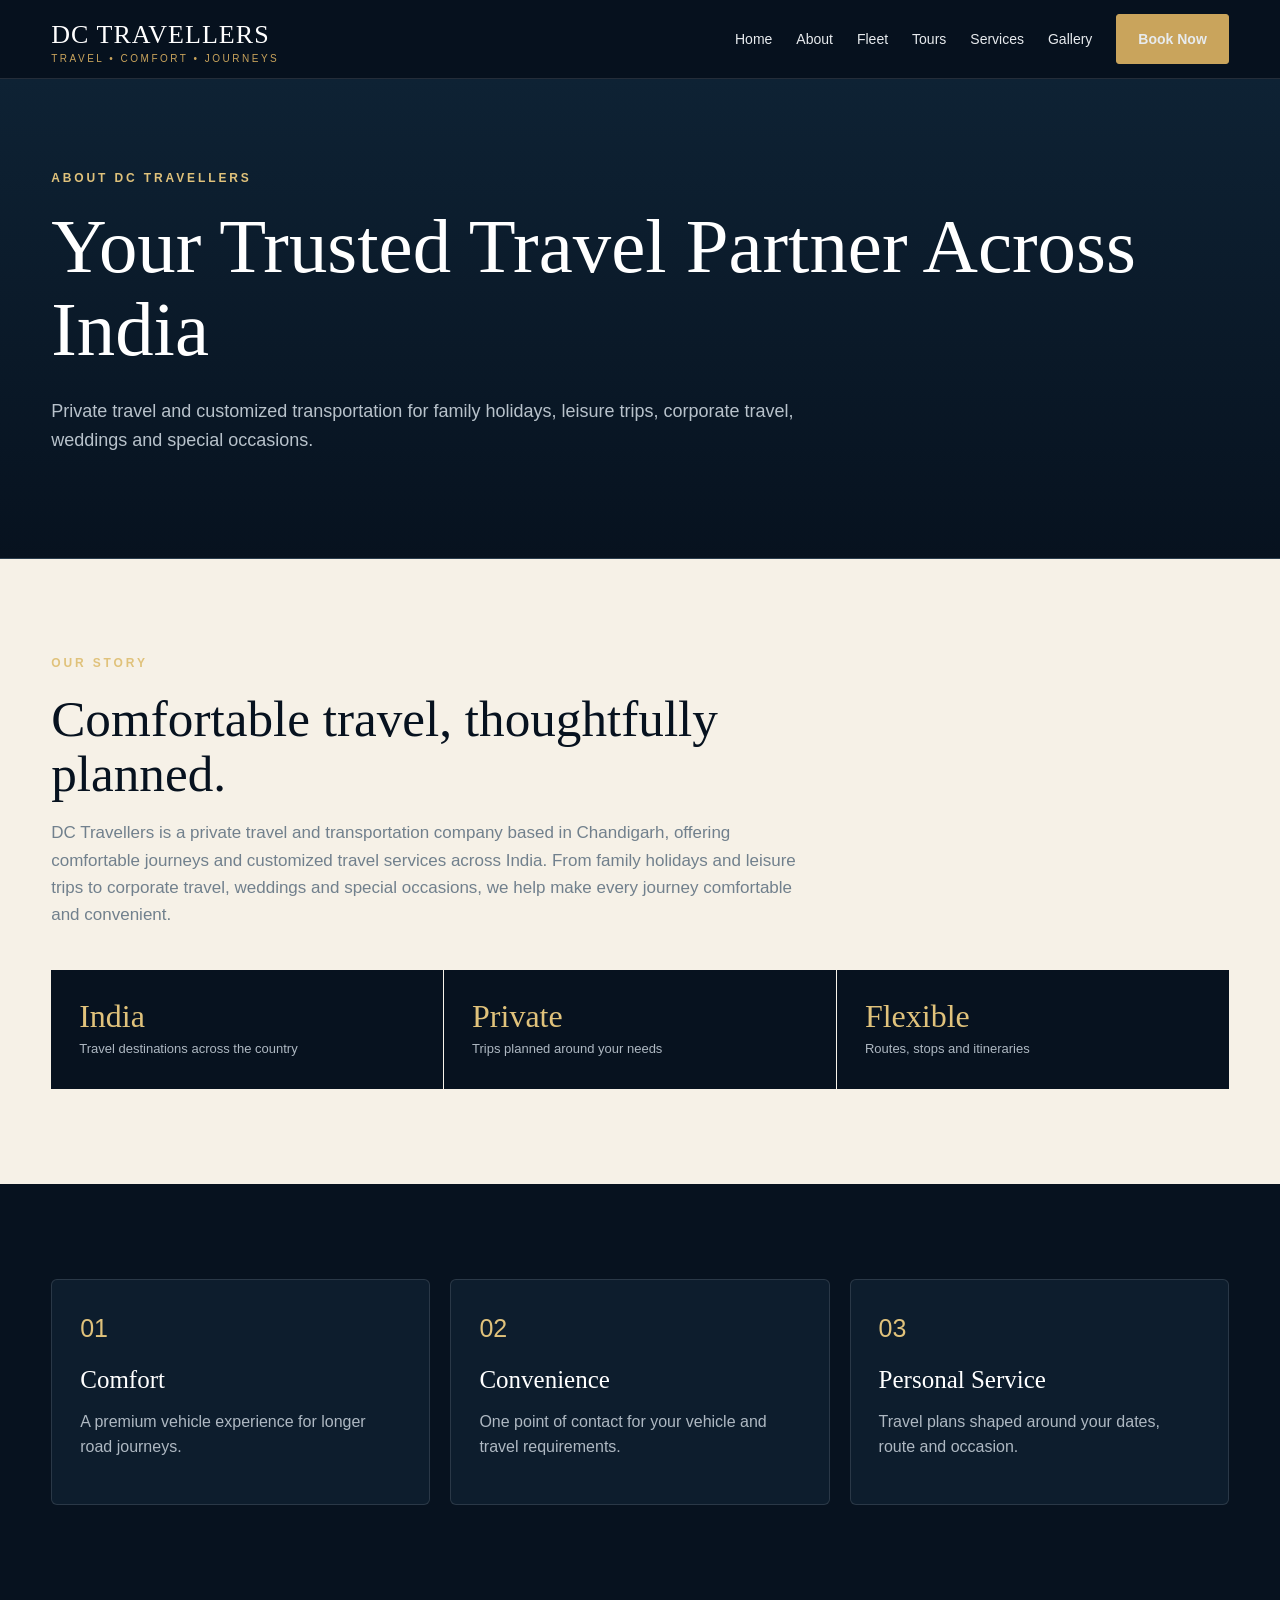
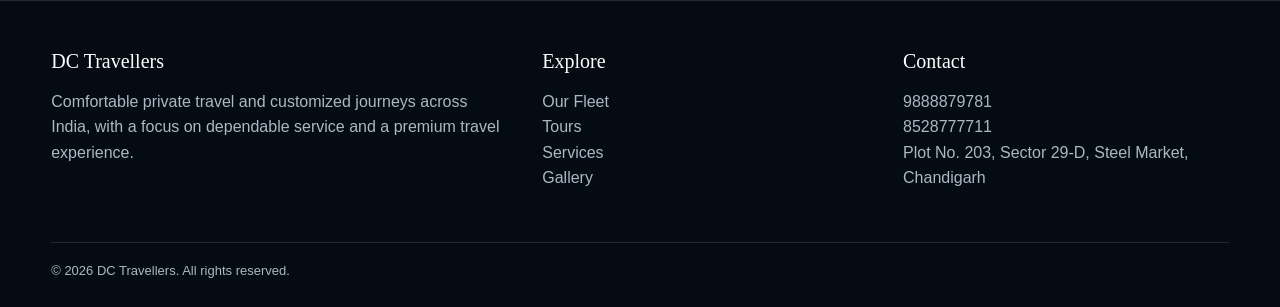
<file: about.html>
<!doctype html><html lang="en"><head>
<meta charset="utf-8"><meta name="viewport" content="width=device-width,initial-scale=1">
<title>About DC Travellers | Your Travel Partner Across India</title><meta name="description" content="DC Travellers is a private travel and transportation company based in Chandigarh, offering customized journeys across India.">
<meta name="theme-color" content="#07121f"><link rel="stylesheet" href="style.css">
<script type="application/ld+json">{"@context": "https://schema.org", "@type": "TravelAgency", "name": "DC Travellers", "url": "https://dctravellers.in", "telephone": "+91-9888879781", "address": {"@type": "PostalAddress", "streetAddress": "Plot No. 203, Sector 29-D, Steel Market", "addressLocality": "Chandigarh", "addressCountry": "IN"}}</script></head><body>

<header class="site-header"><div class="container nav">
<a class="logo" href="index.html">DC TRAVELLERS<span>TRAVEL • COMFORT • JOURNEYS</span></a>
<button class="menu-btn" aria-label="Menu">☰</button>
<nav class="nav-links">
<a href="index.html">Home</a><a href="about.html">About</a><a href="fleet.html">Fleet</a>
<a href="tours.html">Tours</a><a href="services.html">Services</a><a href="gallery.html">Gallery</a><a href="book.html" class="btn btn-primary">Book Now</a>
</nav></div></header>

<section class="page-hero"><div class="container"><div class="eyebrow">ABOUT DC TRAVELLERS</div><h1>Your Trusted Travel Partner Across India</h1><p>Private travel and customized transportation for family holidays, leisure trips, corporate travel, weddings and special occasions.</p></div></section>
<section class="section section-light"><div class="container"><div class="section-head"><div class="eyebrow">OUR STORY</div><h2>Comfortable travel, thoughtfully planned.</h2><p>DC Travellers is a private travel and transportation company based in Chandigarh, offering comfortable journeys and customized travel services across India. From family holidays and leisure trips to corporate travel, weddings and special occasions, we help make every journey comfortable and convenient.</p></div>
<div class="stats"><div class="stat"><strong>India</strong><span>Travel destinations across the country</span></div><div class="stat"><strong>Private</strong><span>Trips planned around your needs</span></div><div class="stat"><strong>Flexible</strong><span>Routes, stops and itineraries</span></div></div></div></section>
<section class="section"><div class="container"><div class="grid"><div class="card"><div class="icon">01</div><h3>Comfort</h3><p>A premium vehicle experience for longer road journeys.</p></div><div class="card"><div class="icon">02</div><h3>Convenience</h3><p>One point of contact for your vehicle and travel requirements.</p></div><div class="card"><div class="icon">03</div><h3>Personal Service</h3><p>Travel plans shaped around your dates, route and occasion.</p></div></div></div></section>

<footer class="footer"><div class="container">
<div class="footer-grid">
<div><h3>DC Travellers</h3><p>Comfortable private travel and customized journeys across India, with a focus on dependable service and a premium travel experience.</p></div>
<div><h3>Explore</h3><p><a href="fleet.html">Our Fleet</a><br><a href="tours.html">Tours</a><br><a href="services.html">Services</a><br><a href="gallery.html">Gallery</a></p></div>
<div><h3>Contact</h3><p><a href="tel:+919888879781">9888879781</a><br><a href="tel:+918528777711">8528777711</a><br>Plot No. 203, Sector 29-D, Steel Market, Chandigarh</p></div>
</div><div class="copyright">© 2026 DC Travellers. All rights reserved.</div>
</div></footer>
<div class="mobile-cta"><a href="tel:+919888879781">Call Now</a><a href="https://wa.me/919888879781">WhatsApp</a></div>
<script src="script.js"></script></body></html>
</file>
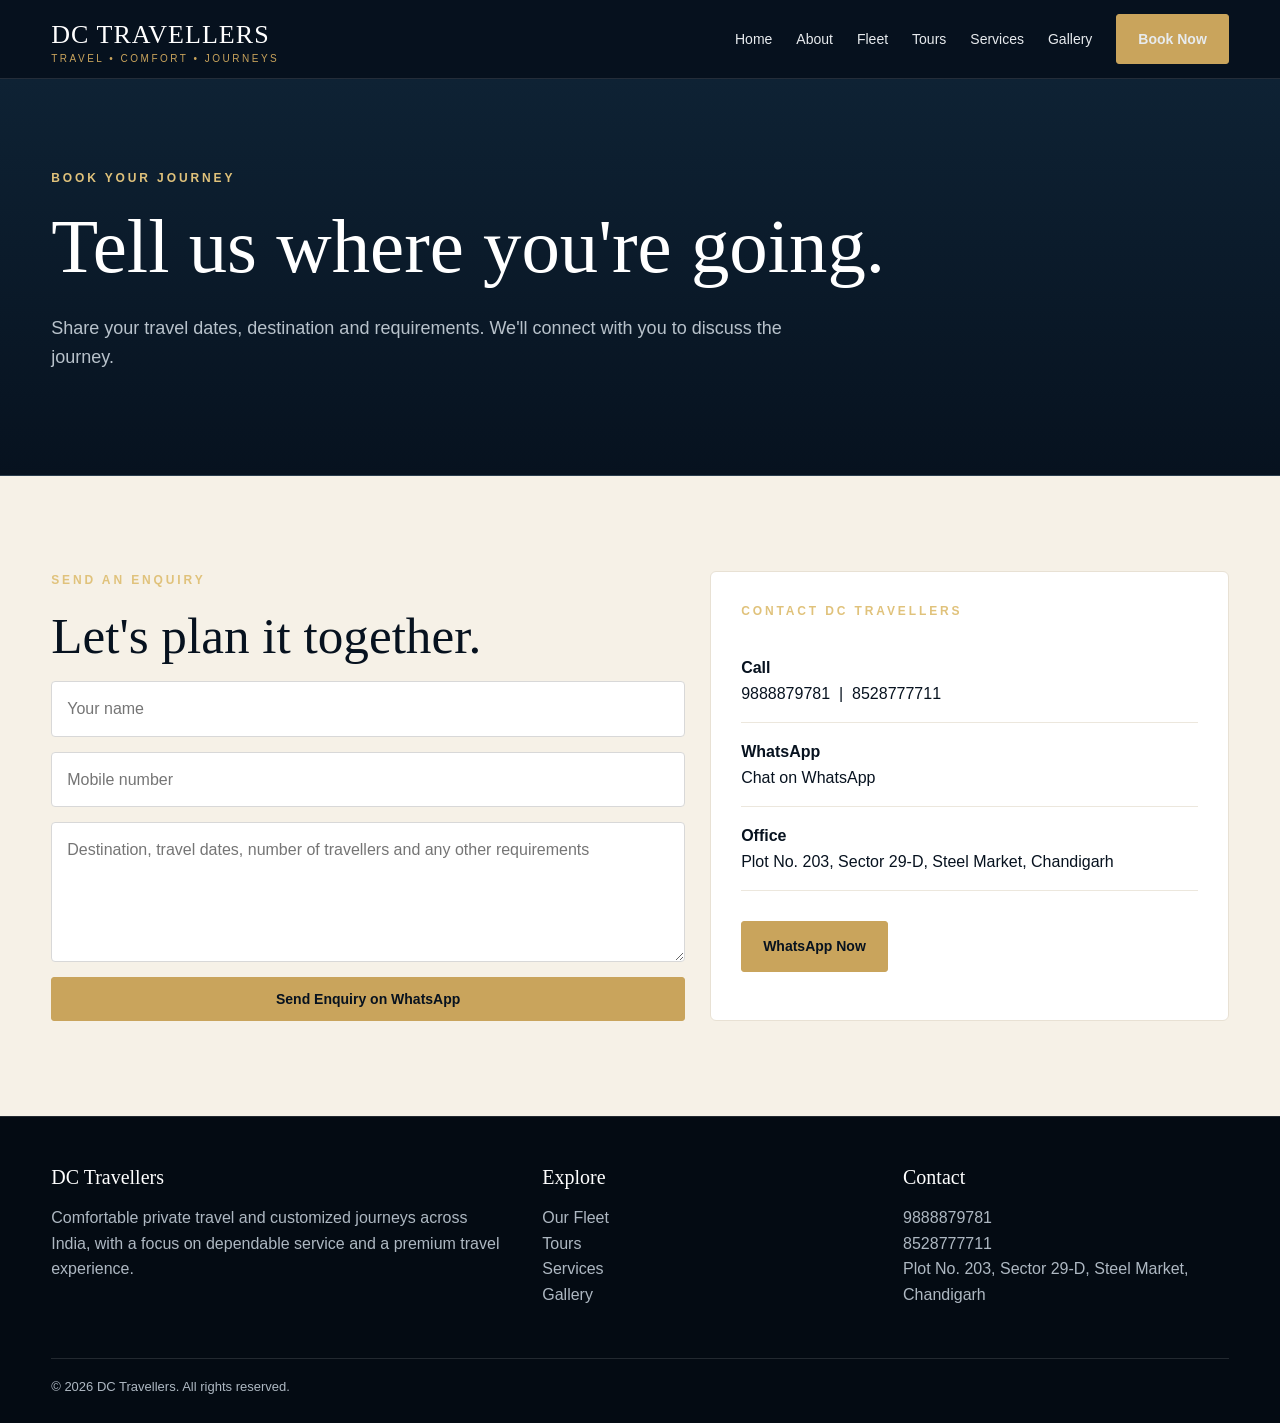
<file: book.html>
<!doctype html><html lang="en"><head>
<meta charset="utf-8"><meta name="viewport" content="width=device-width,initial-scale=1">
<title>Book Your Journey | DC Travellers</title><meta name="description" content="Contact DC Travellers for private travel, customized tours, corporate travel, weddings and airport transfers across India.">
<meta name="theme-color" content="#07121f"><link rel="stylesheet" href="style.css">
<script type="application/ld+json">{"@context": "https://schema.org", "@type": "TravelAgency", "name": "DC Travellers", "url": "https://dctravellers.in", "telephone": "+91-9888879781", "address": {"@type": "PostalAddress", "streetAddress": "Plot No. 203, Sector 29-D, Steel Market", "addressLocality": "Chandigarh", "addressCountry": "IN"}}</script></head><body>

<header class="site-header"><div class="container nav">
<a class="logo" href="index.html">DC TRAVELLERS<span>TRAVEL • COMFORT • JOURNEYS</span></a>
<button class="menu-btn" aria-label="Menu">☰</button>
<nav class="nav-links">
<a href="index.html">Home</a><a href="about.html">About</a><a href="fleet.html">Fleet</a>
<a href="tours.html">Tours</a><a href="services.html">Services</a><a href="gallery.html">Gallery</a><a href="book.html" class="btn btn-primary">Book Now</a>
</nav></div></header>

<section class="page-hero"><div class="container"><div class="eyebrow">BOOK YOUR JOURNEY</div><h1>Tell us where you're going.</h1><p>Share your travel dates, destination and requirements. We'll connect with you to discuss the journey.</p></div></section>
<section class="section section-light"><div class="container contact-grid">
<div><div class="eyebrow">SEND AN ENQUIRY</div><h2>Let's plan it together.</h2><form id="enquiryForm" class="form">
<input id="name" required placeholder="Your name"><input id="phone" required placeholder="Mobile number"><textarea id="details" required placeholder="Destination, travel dates, number of travellers and any other requirements"></textarea>
<button class="btn btn-primary" type="submit">Send Enquiry on WhatsApp</button></form></div>
<div class="contact-box"><div class="eyebrow">CONTACT DC TRAVELLERS</div>
<div class="contact-item"><strong>Call</strong><br><a href="tel:+919888879781">9888879781</a> &nbsp;|&nbsp; <a href="tel:+918528777711">8528777711</a></div>
<div class="contact-item"><strong>WhatsApp</strong><br><a href="https://wa.me/919888879781">Chat on WhatsApp</a></div>
<div class="contact-item"><strong>Office</strong><br>Plot No. 203, Sector 29-D, Steel Market, Chandigarh</div>
<div class="actions"><a class="btn btn-primary" href="https://wa.me/919888879781">WhatsApp Now</a></div>
</div></div></section>

<footer class="footer"><div class="container">
<div class="footer-grid">
<div><h3>DC Travellers</h3><p>Comfortable private travel and customized journeys across India, with a focus on dependable service and a premium travel experience.</p></div>
<div><h3>Explore</h3><p><a href="fleet.html">Our Fleet</a><br><a href="tours.html">Tours</a><br><a href="services.html">Services</a><br><a href="gallery.html">Gallery</a></p></div>
<div><h3>Contact</h3><p><a href="tel:+919888879781">9888879781</a><br><a href="tel:+918528777711">8528777711</a><br>Plot No. 203, Sector 29-D, Steel Market, Chandigarh</p></div>
</div><div class="copyright">© 2026 DC Travellers. All rights reserved.</div>
</div></footer>
<div class="mobile-cta"><a href="tel:+919888879781">Call Now</a><a href="https://wa.me/919888879781">WhatsApp</a></div>
<script src="script.js"></script></body></html>
</file>
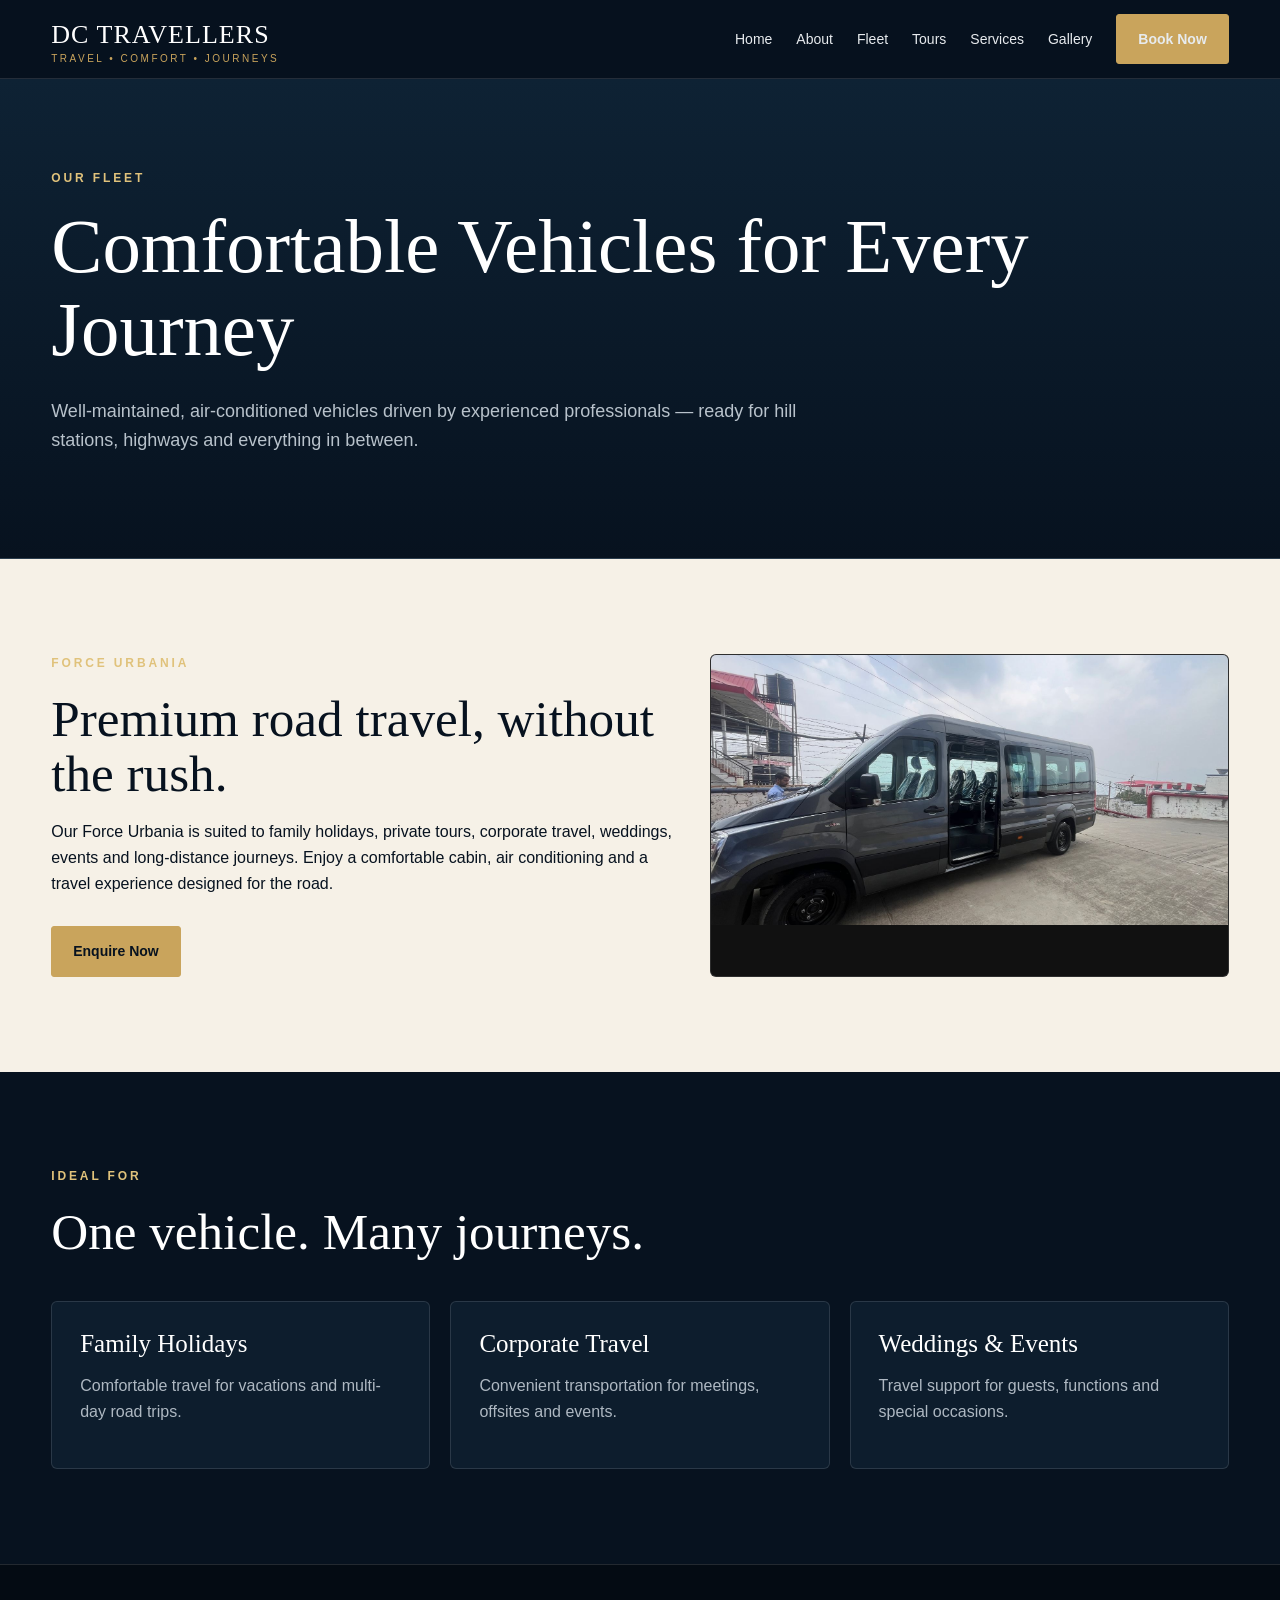
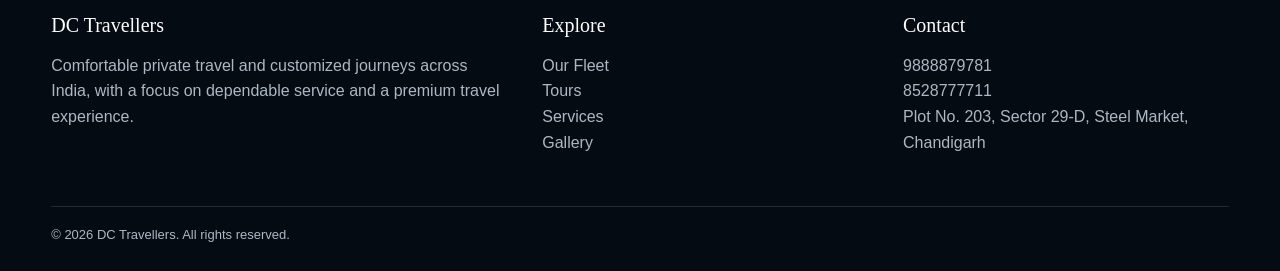
<file: fleet.html>
<!doctype html><html lang="en"><head>
<meta charset="utf-8"><meta name="viewport" content="width=device-width,initial-scale=1">
<title>Fleet | DC Travellers Force Urbania</title><meta name="description" content="Explore the premium Force Urbania travel experience offered by DC Travellers.">
<meta name="theme-color" content="#07121f"><link rel="stylesheet" href="style.css">
<script type="application/ld+json">{"@context": "https://schema.org", "@type": "TravelAgency", "name": "DC Travellers", "url": "https://dctravellers.in", "telephone": "+91-9888879781", "address": {"@type": "PostalAddress", "streetAddress": "Plot No. 203, Sector 29-D, Steel Market", "addressLocality": "Chandigarh", "addressCountry": "IN"}}</script></head><body>

<header class="site-header"><div class="container nav">
<a class="logo" href="index.html">DC TRAVELLERS<span>TRAVEL • COMFORT • JOURNEYS</span></a>
<button class="menu-btn" aria-label="Menu">☰</button>
<nav class="nav-links">
<a href="index.html">Home</a><a href="about.html">About</a><a href="fleet.html">Fleet</a>
<a href="tours.html">Tours</a><a href="services.html">Services</a><a href="gallery.html">Gallery</a><a href="book.html" class="btn btn-primary">Book Now</a>
</nav></div></header>

<section class="page-hero"><div class="container"><div class="eyebrow">OUR FLEET</div><h1>Comfortable Vehicles for Every Journey</h1><p>Well-maintained, air-conditioned vehicles driven by experienced professionals — ready for hill stations, highways and everything in between.</p></div></section>
<section class="section section-light"><div class="container"><div class="contact-grid"><div><div class="eyebrow">FORCE URBANIA</div><h2>Premium road travel, without the rush.</h2><p>Our Force Urbania is suited to family holidays, private tours, corporate travel, weddings, events and long-distance journeys. Enjoy a comfortable cabin, air conditioning and a travel experience designed for the road.</p><div class="actions"><a class="btn btn-primary" href="book.html">Enquire Now</a></div></div>
<div class="image-card"><img src="assets/urbania-side-dark.jpg" alt="DC Travellers Force Urbania"></div></div></div></section>
<section class="section"><div class="container"><div class="section-head"><div class="eyebrow">IDEAL FOR</div><h2>One vehicle. Many journeys.</h2></div><div class="grid">
<div class="card"><h3>Family Holidays</h3><p>Comfortable travel for vacations and multi-day road trips.</p></div><div class="card"><h3>Corporate Travel</h3><p>Convenient transportation for meetings, offsites and events.</p></div><div class="card"><h3>Weddings &amp; Events</h3><p>Travel support for guests, functions and special occasions.</p></div></div></div></section>

<footer class="footer"><div class="container">
<div class="footer-grid">
<div><h3>DC Travellers</h3><p>Comfortable private travel and customized journeys across India, with a focus on dependable service and a premium travel experience.</p></div>
<div><h3>Explore</h3><p><a href="fleet.html">Our Fleet</a><br><a href="tours.html">Tours</a><br><a href="services.html">Services</a><br><a href="gallery.html">Gallery</a></p></div>
<div><h3>Contact</h3><p><a href="tel:+919888879781">9888879781</a><br><a href="tel:+918528777711">8528777711</a><br>Plot No. 203, Sector 29-D, Steel Market, Chandigarh</p></div>
</div><div class="copyright">© 2026 DC Travellers. All rights reserved.</div>
</div></footer>
<div class="mobile-cta"><a href="tel:+919888879781">Call Now</a><a href="https://wa.me/919888879781">WhatsApp</a></div>
<script src="script.js"></script></body></html>
</file>
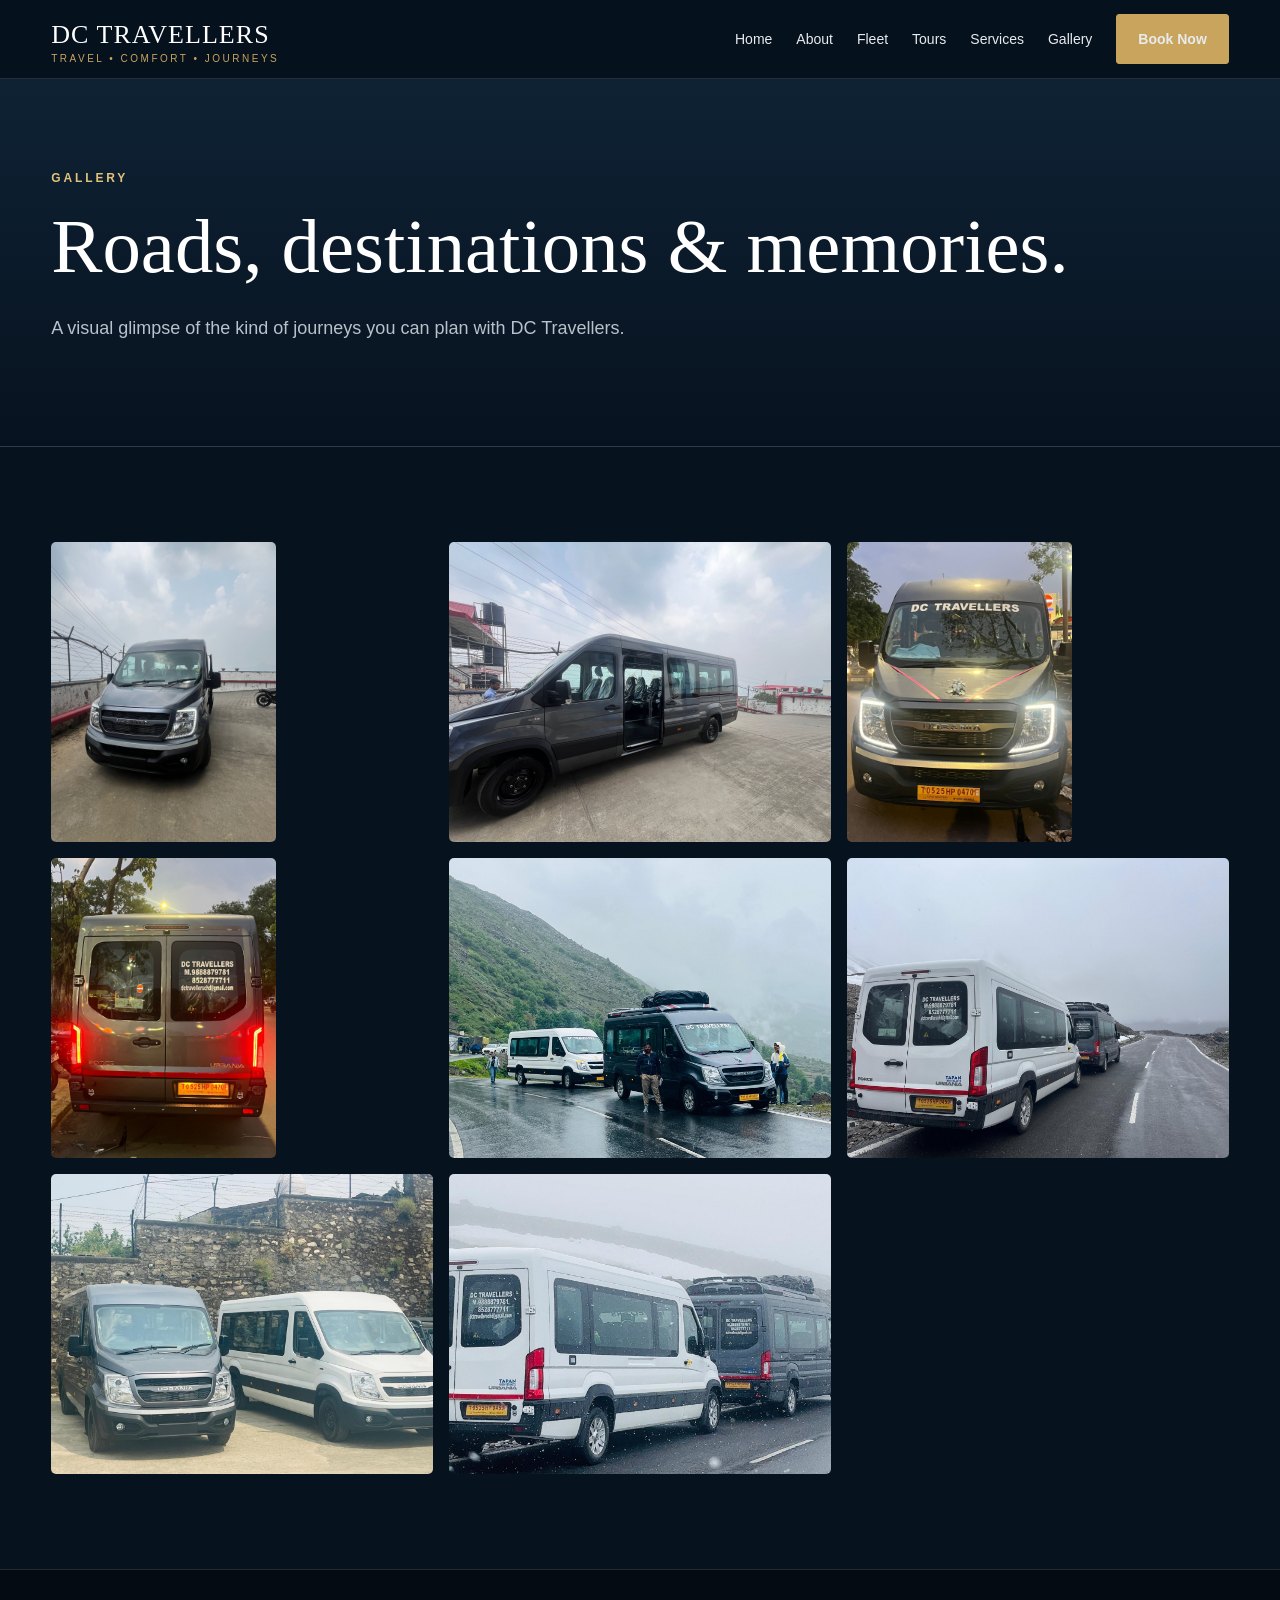
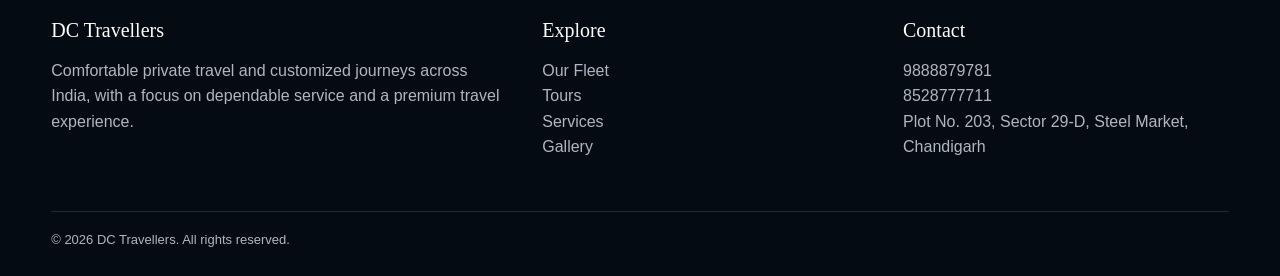
<file: gallery.html>
<!doctype html><html lang="en"><head>
<meta charset="utf-8"><meta name="viewport" content="width=device-width,initial-scale=1">
<title>Gallery | DC Travellers</title><meta name="description" content="Travel inspiration and journey moments from DC Travellers.">
<meta name="theme-color" content="#07121f"><link rel="stylesheet" href="style.css">
<script type="application/ld+json">{"@context": "https://schema.org", "@type": "TravelAgency", "name": "DC Travellers", "url": "https://dctravellers.in", "telephone": "+91-9888879781", "address": {"@type": "PostalAddress", "streetAddress": "Plot No. 203, Sector 29-D, Steel Market", "addressLocality": "Chandigarh", "addressCountry": "IN"}}</script></head><body>

<header class="site-header"><div class="container nav">
<a class="logo" href="index.html">DC TRAVELLERS<span>TRAVEL • COMFORT • JOURNEYS</span></a>
<button class="menu-btn" aria-label="Menu">☰</button>
<nav class="nav-links">
<a href="index.html">Home</a><a href="about.html">About</a><a href="fleet.html">Fleet</a>
<a href="tours.html">Tours</a><a href="services.html">Services</a><a href="gallery.html">Gallery</a><a href="book.html" class="btn btn-primary">Book Now</a>
</nav></div></header>

<section class="page-hero"><div class="container"><div class="eyebrow">GALLERY</div><h1>Roads, destinations &amp; memories.</h1><p>A visual glimpse of the kind of journeys you can plan with DC Travellers.</p></div></section>
<section class="section"><div class="container"><div class="gallery">
<img src="assets/urbania-front-dark.jpg" alt="DC Travellers Force Urbania front">
<img src="assets/urbania-side-dark.jpg" alt="DC Travellers Force Urbania side view">
<img src="assets/urbania-branded-front.jpg" alt="DC Travellers Urbania">
<img src="assets/urbania-rear.jpg" alt="DC Travellers Urbania rear">
<img src="assets/urbania-mountain.jpg" alt="DC Travellers Urbania on a mountain road">
<img src="assets/urbania-snow-road.jpg" alt="DC Travellers Urbania on a snowy mountain road">
<img src="assets/urbania-pair.jpg" alt="DC Travellers Urbania vehicles">
<img src="assets/urbania-snow-rear.jpg" alt="DC Travellers Urbania in the snow">
</div></div></section>

<footer class="footer"><div class="container">
<div class="footer-grid">
<div><h3>DC Travellers</h3><p>Comfortable private travel and customized journeys across India, with a focus on dependable service and a premium travel experience.</p></div>
<div><h3>Explore</h3><p><a href="fleet.html">Our Fleet</a><br><a href="tours.html">Tours</a><br><a href="services.html">Services</a><br><a href="gallery.html">Gallery</a></p></div>
<div><h3>Contact</h3><p><a href="tel:+919888879781">9888879781</a><br><a href="tel:+918528777711">8528777711</a><br>Plot No. 203, Sector 29-D, Steel Market, Chandigarh</p></div>
</div><div class="copyright">© 2026 DC Travellers. All rights reserved.</div>
</div></footer>
<div class="mobile-cta"><a href="tel:+919888879781">Call Now</a><a href="https://wa.me/919888879781">WhatsApp</a></div>
<script src="script.js"></script></body></html>
</file>
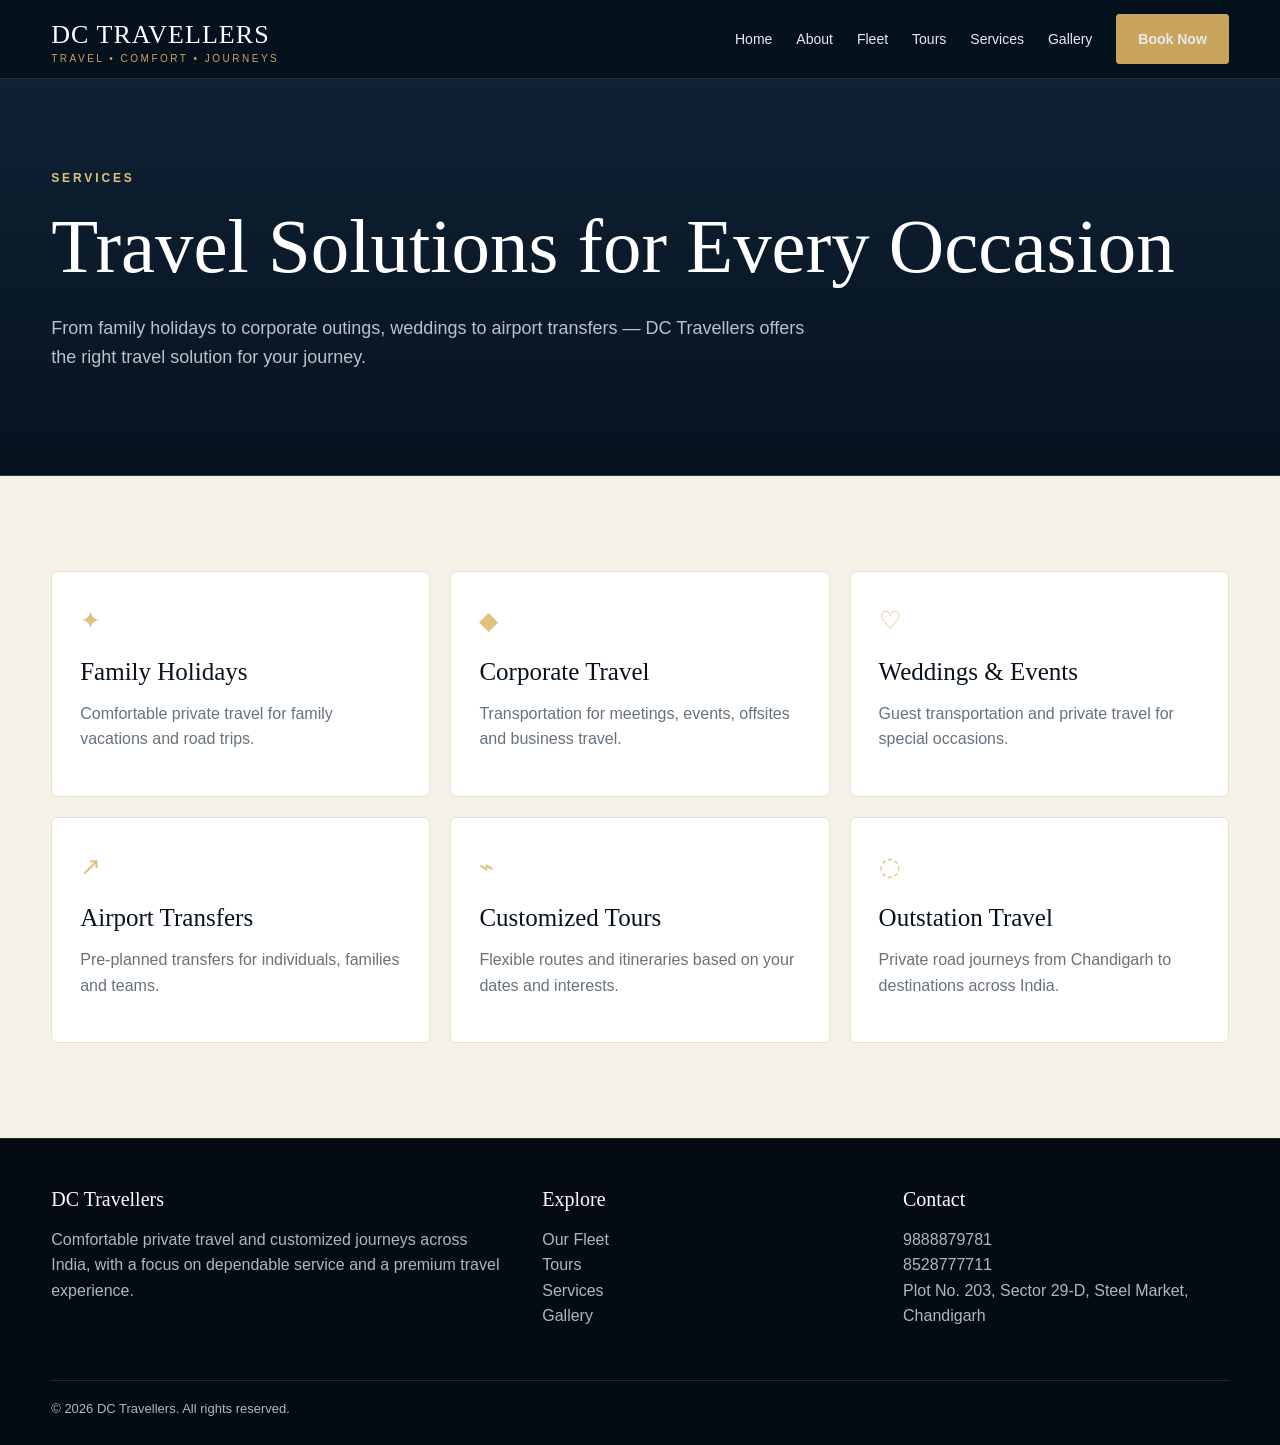
<file: services.html>
<!doctype html><html lang="en"><head>
<meta charset="utf-8"><meta name="viewport" content="width=device-width,initial-scale=1">
<title>Travel Services | DC Travellers</title><meta name="description" content="Travel solutions for family holidays, corporate travel, weddings, airport transfers and customized journeys across India.">
<meta name="theme-color" content="#07121f"><link rel="stylesheet" href="style.css">
<script type="application/ld+json">{"@context": "https://schema.org", "@type": "TravelAgency", "name": "DC Travellers", "url": "https://dctravellers.in", "telephone": "+91-9888879781", "address": {"@type": "PostalAddress", "streetAddress": "Plot No. 203, Sector 29-D, Steel Market", "addressLocality": "Chandigarh", "addressCountry": "IN"}}</script></head><body>

<header class="site-header"><div class="container nav">
<a class="logo" href="index.html">DC TRAVELLERS<span>TRAVEL • COMFORT • JOURNEYS</span></a>
<button class="menu-btn" aria-label="Menu">☰</button>
<nav class="nav-links">
<a href="index.html">Home</a><a href="about.html">About</a><a href="fleet.html">Fleet</a>
<a href="tours.html">Tours</a><a href="services.html">Services</a><a href="gallery.html">Gallery</a><a href="book.html" class="btn btn-primary">Book Now</a>
</nav></div></header>

<section class="page-hero"><div class="container"><div class="eyebrow">SERVICES</div><h1>Travel Solutions for Every Occasion</h1><p>From family holidays to corporate outings, weddings to airport transfers — DC Travellers offers the right travel solution for your journey.</p></div></section>
<section class="section section-light"><div class="container"><div class="grid">
<div class="card card-light"><div class="icon">✦</div><h3>Family Holidays</h3><p>Comfortable private travel for family vacations and road trips.</p></div>
<div class="card card-light"><div class="icon">◆</div><h3>Corporate Travel</h3><p>Transportation for meetings, events, offsites and business travel.</p></div>
<div class="card card-light"><div class="icon">♡</div><h3>Weddings &amp; Events</h3><p>Guest transportation and private travel for special occasions.</p></div>
<div class="card card-light"><div class="icon">↗</div><h3>Airport Transfers</h3><p>Pre-planned transfers for individuals, families and teams.</p></div>
<div class="card card-light"><div class="icon">⌁</div><h3>Customized Tours</h3><p>Flexible routes and itineraries based on your dates and interests.</p></div>
<div class="card card-light"><div class="icon">◌</div><h3>Outstation Travel</h3><p>Private road journeys from Chandigarh to destinations across India.</p></div>
</div></div></section>

<footer class="footer"><div class="container">
<div class="footer-grid">
<div><h3>DC Travellers</h3><p>Comfortable private travel and customized journeys across India, with a focus on dependable service and a premium travel experience.</p></div>
<div><h3>Explore</h3><p><a href="fleet.html">Our Fleet</a><br><a href="tours.html">Tours</a><br><a href="services.html">Services</a><br><a href="gallery.html">Gallery</a></p></div>
<div><h3>Contact</h3><p><a href="tel:+919888879781">9888879781</a><br><a href="tel:+918528777711">8528777711</a><br>Plot No. 203, Sector 29-D, Steel Market, Chandigarh</p></div>
</div><div class="copyright">© 2026 DC Travellers. All rights reserved.</div>
</div></footer>
<div class="mobile-cta"><a href="tel:+919888879781">Call Now</a><a href="https://wa.me/919888879781">WhatsApp</a></div>
<script src="script.js"></script></body></html>
</file>
<file: style.css>
:root{
  --navy:#07121f; --navy2:#0d1d2d; --gold:#c9a45c; --gold2:#e0c27b;
  --cream:#f6f1e7; --muted:#aeb8c2; --white:#fff; --line:rgba(255,255,255,.12);
  --max:1180px;
}
*{box-sizing:border-box}
html{scroll-behavior:smooth}
body{margin:0;font-family:Inter,Arial,sans-serif;background:var(--navy);color:var(--white);line-height:1.6}
a{color:inherit;text-decoration:none}
img{max-width:100%;display:block}
.container{width:min(var(--max),92%);margin:auto}
.site-header{position:sticky;top:0;z-index:50;background:rgba(7,18,31,.94);backdrop-filter:blur(12px);border-bottom:1px solid var(--line)}
.nav{height:78px;display:flex;align-items:center;justify-content:space-between;gap:30px}
.logo{font-family:Georgia,serif;font-size:26px;letter-spacing:.04em}
.logo span{display:block;font:10px Inter,Arial,sans-serif;letter-spacing:.25em;color:var(--gold);margin-top:-3px}
.nav-links{display:flex;gap:24px;align-items:center;font-size:14px}
.nav-links a{color:#e7ebee}.nav-links a:hover,.nav-links a.active{color:var(--gold2)}
.menu-btn{display:none;background:none;border:1px solid var(--line);color:#fff;padding:8px 10px;border-radius:8px}
.btn{display:inline-flex;align-items:center;justify-content:center;gap:8px;padding:13px 21px;border-radius:3px;font-weight:700;font-size:14px;transition:.2s;border:1px solid var(--gold)}
.btn-primary{background:var(--gold);color:#07121f}.btn-primary:hover{background:var(--gold2)}
.btn-ghost{color:#fff;border-color:rgba(255,255,255,.3)}.btn-ghost:hover{border-color:var(--gold);color:var(--gold2)}
.hero{min-height:690px;display:flex;align-items:center;position:relative;overflow:hidden;background:
linear-gradient(90deg,rgba(4,12,21,.94) 0%,rgba(4,12,21,.72) 48%,rgba(4,12,21,.38) 100%),
url('assets/urbania-mountain.jpg') center/cover}
.hero:after{content:"";position:absolute;inset:auto 0 0;height:150px;background:linear-gradient(transparent,var(--navy))}
.hero-content{position:relative;z-index:2;max-width:760px;padding:90px 0}
.eyebrow{color:var(--gold2);font-size:12px;font-weight:800;letter-spacing:.24em;margin-bottom:18px}
h1,h2,h3{font-family:Georgia,'Times New Roman',serif;font-weight:500;line-height:1.08}
h1{font-size:clamp(46px,6vw,82px);margin:0 0 25px}
h2{font-size:clamp(34px,4vw,52px);margin:0 0 18px}
h3{font-size:25px;margin:0 0 10px}
.lead{font-size:19px;color:#d7dde2;max-width:680px}
.actions{display:flex;gap:12px;flex-wrap:wrap;margin-top:30px}
.section{padding:95px 0}
.section-light{background:var(--cream);color:var(--navy)}
.section-head{max-width:760px;margin-bottom:42px}
.section-head p{color:#71808d;font-size:17px}
.grid{display:grid;grid-template-columns:repeat(3,1fr);gap:20px}
.card{background:var(--navy2);border:1px solid var(--line);padding:28px;border-radius:6px}
.card-light{background:#fff;border:1px solid #e8e1d4;color:var(--navy)}
.icon{color:var(--gold2);font-size:25px;margin-bottom:18px}
.card p{color:#aeb8c2}.card-light p{color:#66727d}
.image-card{border-radius:6px;overflow:hidden;background:#111;border:1px solid var(--line)}
.image-card img{height:270px;width:100%;object-fit:cover}
.image-card .body{padding:20px}
.band{background:linear-gradient(120deg,#0c2033,#142b3d);padding:50px 0;border-top:1px solid var(--line);border-bottom:1px solid var(--line)}
.band-inner{display:flex;align-items:center;justify-content:space-between;gap:30px}
.stats{display:grid;grid-template-columns:repeat(3,1fr);gap:1px;background:var(--line);margin-top:35px}
.stat{background:var(--navy);padding:28px}.stat strong{font:32px Georgia,serif;color:var(--gold2);display:block}.stat span{color:var(--muted);font-size:13px}
.page-hero{padding:90px 0 85px;background:linear-gradient(180deg,#0e2234,var(--navy));border-bottom:1px solid var(--line)}
.page-hero p{max-width:760px;color:#b8c2cb;font-size:18px}
.gallery{display:grid;grid-template-columns:repeat(3,1fr);gap:16px}
.gallery img{height:300px;object-fit:cover;border-radius:5px;cursor:pointer;transition:.25s}.gallery img:hover{transform:scale(1.015)}
.form{display:grid;gap:15px;max-width:700px}
input,textarea,select{width:100%;padding:14px 15px;background:#fff;border:1px solid #d8d8d8;border-radius:4px;font:inherit;color:#111}
textarea{min-height:140px;resize:vertical}
.contact-grid{display:grid;grid-template-columns:1.1fr .9fr;gap:25px}
.contact-box{padding:30px;background:#fff;border:1px solid #e8e1d4;color:var(--navy);border-radius:6px}
.contact-item{padding:16px 0;border-bottom:1px solid #ece7dd}.contact-item:last-child{border-bottom:0}
.footer{padding:50px 0 25px;background:#040b13;border-top:1px solid var(--line);color:#aeb8c2}
.footer-grid{display:grid;grid-template-columns:1.4fr 1fr 1fr;gap:35px}
.footer h3{color:#fff;font-size:20px}.footer a:hover{color:var(--gold2)}
.copyright{border-top:1px solid var(--line);margin-top:35px;padding-top:18px;font-size:13px}
.mobile-cta{display:none}
@media(max-width:850px){
 .nav-links{display:none;position:absolute;left:0;right:0;top:78px;background:#07121f;padding:18px 4%;border-bottom:1px solid var(--line);flex-direction:column;align-items:flex-start}
 .nav-links.open{display:flex}.menu-btn{display:block}
 .hero{min-height:650px}.grid,.gallery{grid-template-columns:1fr 1fr}.contact-grid,.footer-grid{grid-template-columns:1fr}
 .band-inner{flex-direction:column;align-items:flex-start}
}
@media(max-width:560px){
 .grid,.gallery,.stats{grid-template-columns:1fr}.section{padding:70px 0}h1{font-size:48px}.hero-content{padding:70px 0}.lead{font-size:17px}
 .image-card img{height:230px}.mobile-cta{display:flex;position:fixed;bottom:0;left:0;right:0;z-index:60;background:#07121f;padding:9px;border-top:1px solid var(--line);gap:8px}.mobile-cta a{flex:1;text-align:center;padding:11px 5px;background:var(--gold);color:#07121f;font-weight:800;border-radius:4px;font-size:13px}
}
</file>
